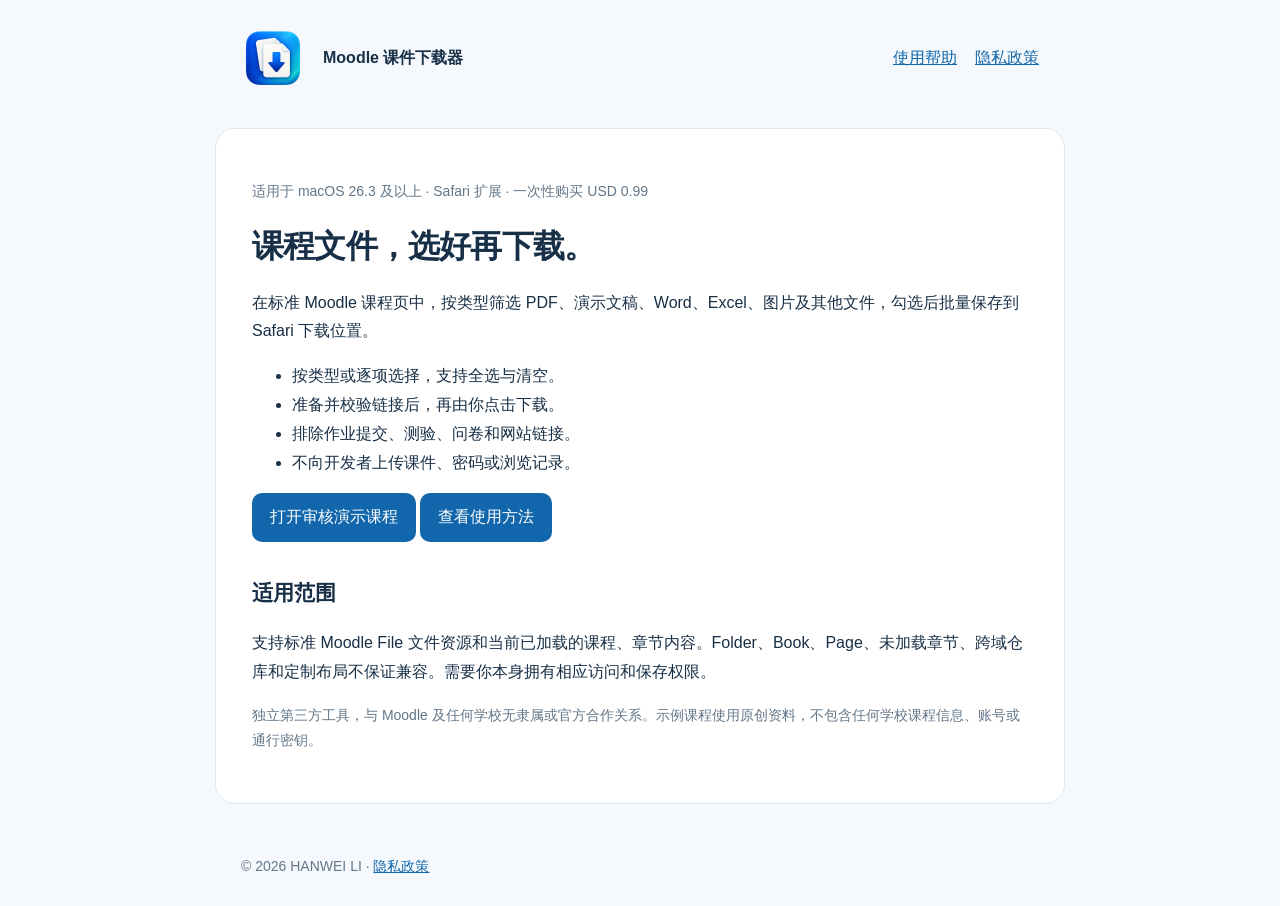
<file: index.html>
<!doctype html><html lang="zh-Hans"><meta charset="utf-8"><meta name="viewport" content="width=device-width,initial-scale=1"><title>Moodle 课件下载器</title><link rel="stylesheet" href="site.css"><header><img src="icon.png" alt="课件下载器图标"><strong>Moodle 课件下载器</strong><nav><a href="support.html">使用帮助</a><a href="privacy.html">隐私政策</a></nav></header><main><p class="muted">适用于 macOS 26.3 及以上 · Safari 扩展 · 一次性购买 USD 0.99</p><h1>课程文件，选好再下载。</h1><p>在标准 Moodle 课程页中，按类型筛选 PDF、演示文稿、Word、Excel、图片及其他文件，勾选后批量保存到 Safari 下载位置。</p><ul><li>按类型或逐项选择，支持全选与清空。</li><li>准备并校验链接后，再由你点击下载。</li><li>排除作业提交、测验、问卷和网站链接。</li><li>不向开发者上传课件、密码或浏览记录。</li></ul><p><a class="button" href="course/">打开审核演示课程</a> <a class="button secondary" href="support.html">查看使用方法</a></p><h2>适用范围</h2><p>支持标准 Moodle File 文件资源和当前已加载的课程、章节内容。Folder、Book、Page、未加载章节、跨域仓库和定制布局不保证兼容。需要你本身拥有相应访问和保存权限。</p><p class="muted">独立第三方工具，与 Moodle 及任何学校无隶属或官方合作关系。示例课程使用原创资料，不包含任何学校课程信息、账号或通行密钥。</p></main><footer>© 2026 HANWEI LI · <a href="privacy.html">隐私政策</a></footer></html>
</file>
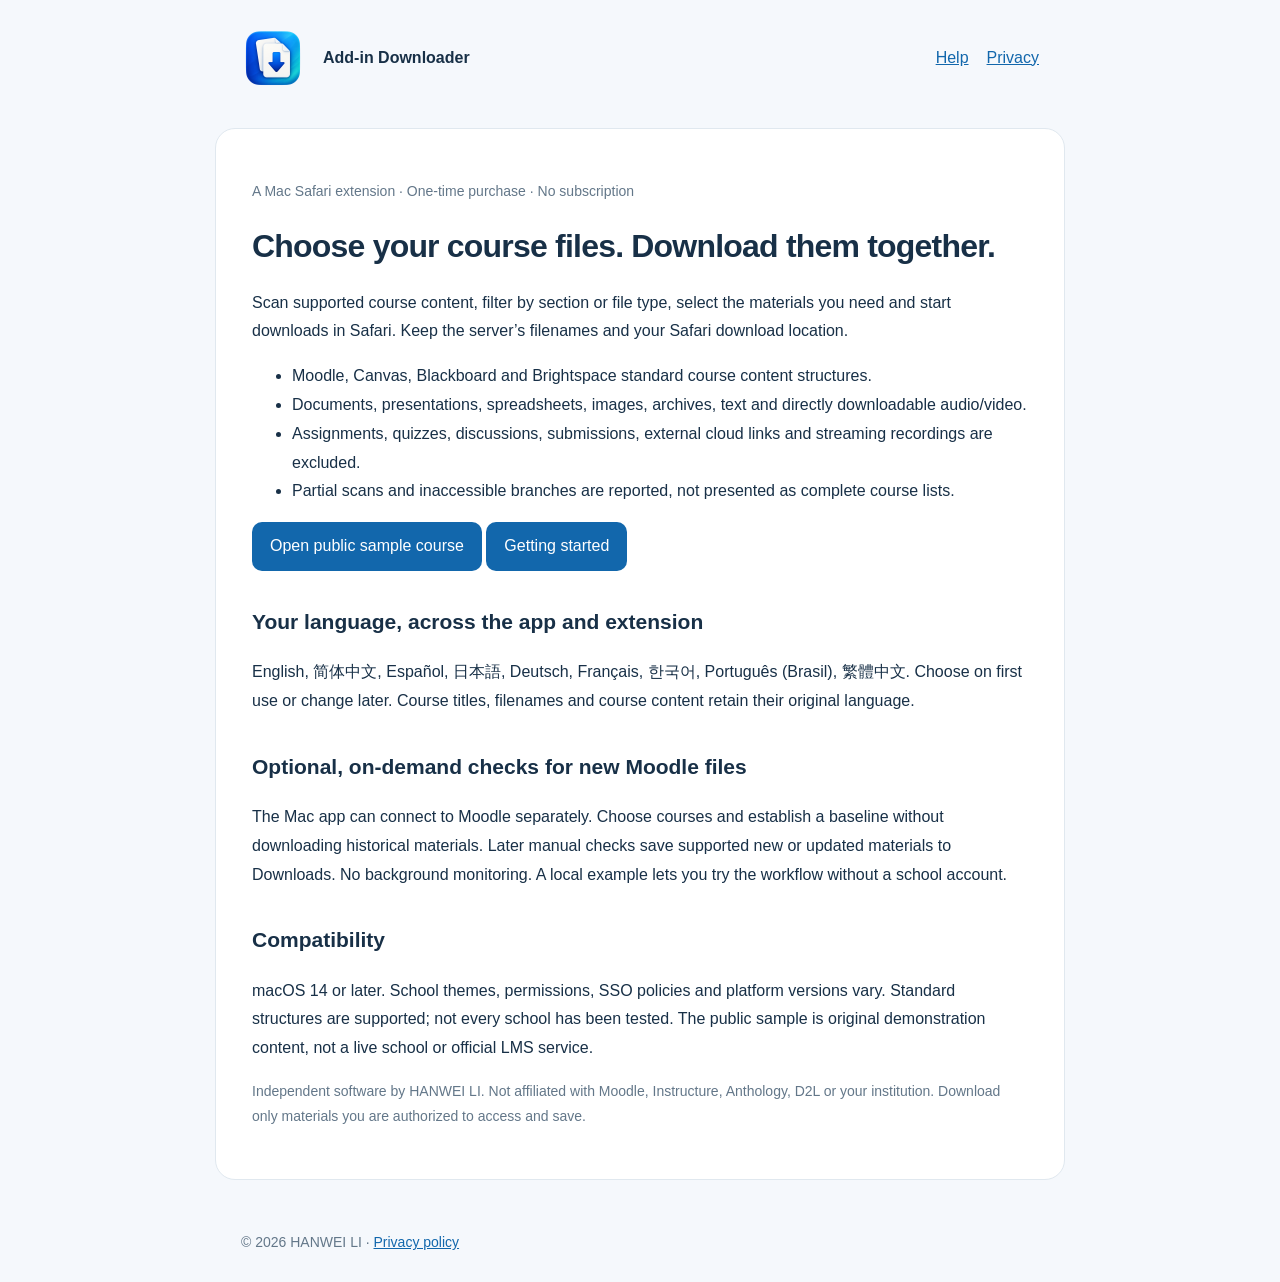
<file: add-in/index.html>
<!doctype html>
<html lang="en"><head><meta charset="utf-8"><meta name="viewport" content="width=device-width,initial-scale=1"><title>Add-in Downloader — Course materials for Safari</title><link rel="stylesheet" href="../site.css"></head>
<body><header><img src="../icon.png" alt=""><strong>Add-in Downloader</strong><nav><a href="support.html">Help</a><a href="privacy.html">Privacy</a></nav></header><main>
<p class="muted">A Mac Safari extension · One-time purchase · No subscription</p>
<h1>Choose your course files. Download them together.</h1>
<p>Scan supported course content, filter by section or file type, select the materials you need and start downloads in Safari. Keep the server’s filenames and your Safari download location.</p>
<ul><li>Moodle, Canvas, Blackboard and Brightspace standard course content structures.</li><li>Documents, presentations, spreadsheets, images, archives, text and directly downloadable audio/video.</li><li>Assignments, quizzes, discussions, submissions, external cloud links and streaming recordings are excluded.</li><li>Partial scans and inaccessible branches are reported, not presented as complete course lists.</li></ul>
<p><a class="button" href="../course/">Open public sample course</a> <a class="button secondary" href="support.html">Getting started</a></p>
<h2>Your language, across the app and extension</h2><p>English, 简体中文, Español, 日本語, Deutsch, Français, 한국어, Português (Brasil), 繁體中文. Choose on first use or change later. Course titles, filenames and course content retain their original language.</p>
<h2>Optional, on-demand checks for new Moodle files</h2><p>The Mac app can connect to Moodle separately. Choose courses and establish a baseline without downloading historical materials. Later manual checks save supported new or updated materials to Downloads. No background monitoring. A local example lets you try the workflow without a school account.</p>
<h2>Compatibility</h2><p>macOS 14 or later. School themes, permissions, SSO policies and platform versions vary. Standard structures are supported; not every school has been tested. The public sample is original demonstration content, not a live school or official LMS service.</p>
<p class="muted">Independent software by HANWEI LI. Not affiliated with Moodle, Instructure, Anthology, D2L or your institution. Download only materials you are authorized to access and save.</p>
</main><footer>© 2026 HANWEI LI · <a href="privacy.html">Privacy policy</a></footer></body></html>
</file>
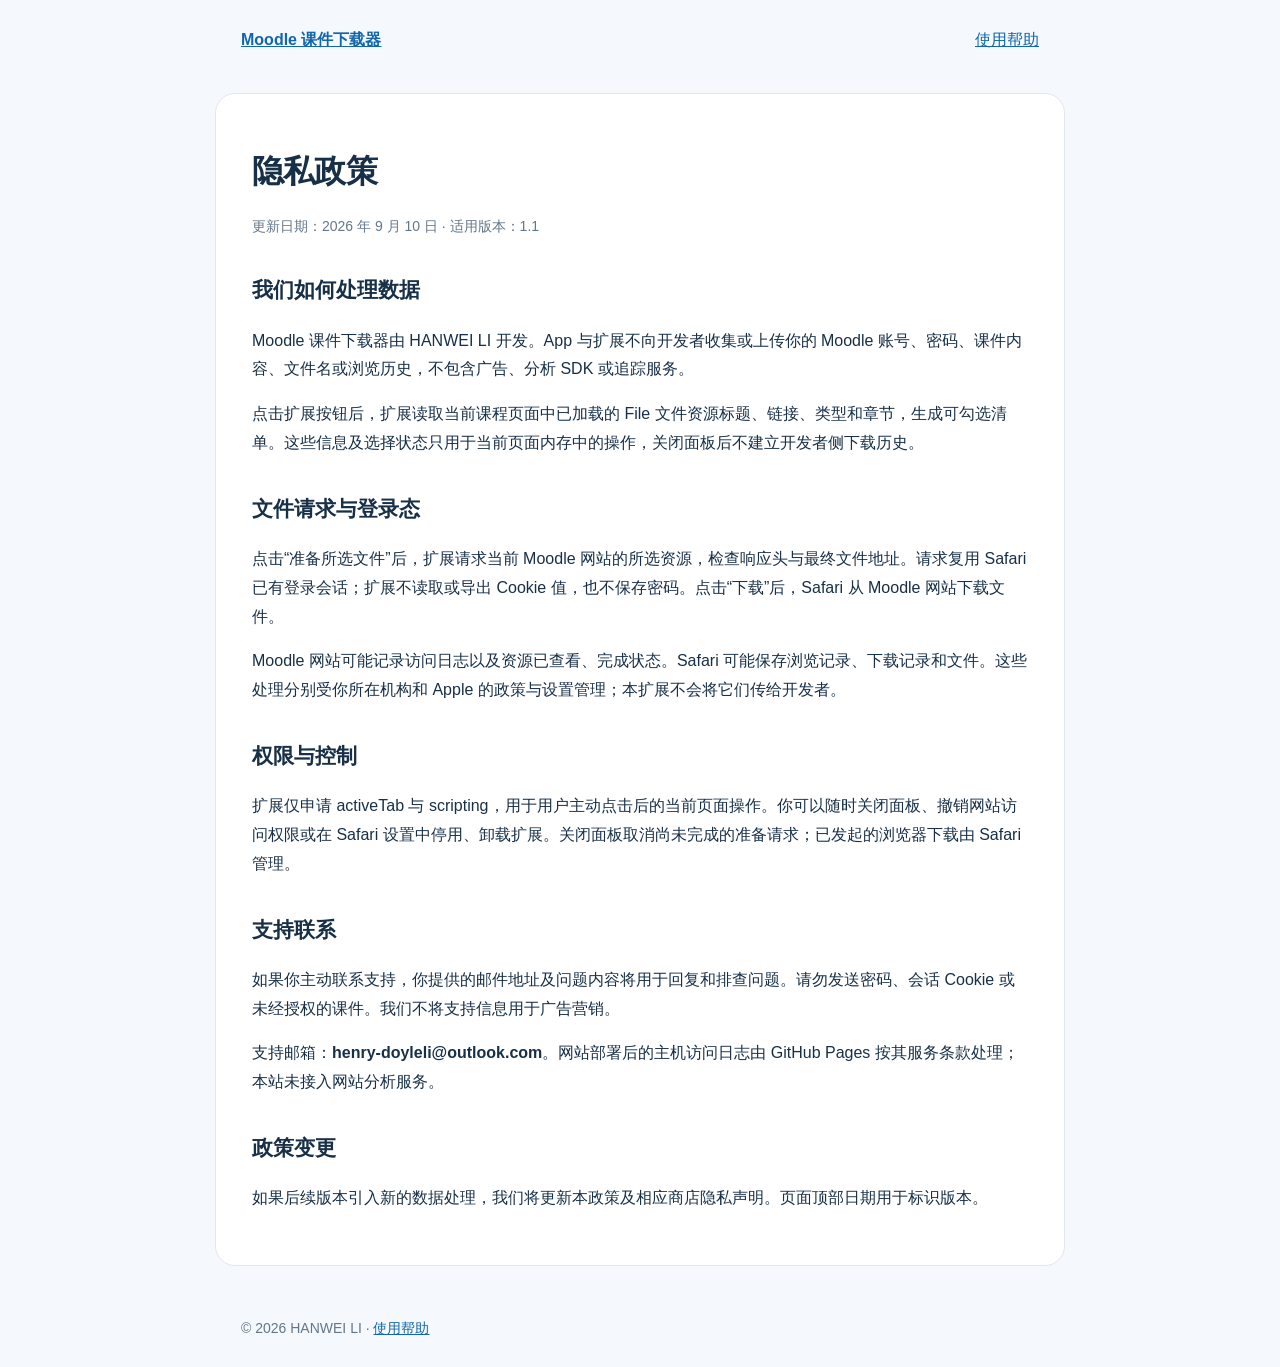
<file: privacy.html>
<!doctype html><html lang="zh-Hans"><meta charset="utf-8"><meta name="viewport" content="width=device-width,initial-scale=1"><title>隐私政策 · Moodle 课件下载器</title><link rel="stylesheet" href="site.css"><header><strong><a href="index.html">Moodle 课件下载器</a></strong><nav><a href="support.html">使用帮助</a></nav></header><main><h1>隐私政策</h1><p class="muted">更新日期：2026 年 9 月 10 日 · 适用版本：1.1</p><h2>我们如何处理数据</h2><p>Moodle 课件下载器由 HANWEI LI 开发。App 与扩展不向开发者收集或上传你的 Moodle 账号、密码、课件内容、文件名或浏览历史，不包含广告、分析 SDK 或追踪服务。</p><p>点击扩展按钮后，扩展读取当前课程页面中已加载的 File 文件资源标题、链接、类型和章节，生成可勾选清单。这些信息及选择状态只用于当前页面内存中的操作，关闭面板后不建立开发者侧下载历史。</p><h2>文件请求与登录态</h2><p>点击“准备所选文件”后，扩展请求当前 Moodle 网站的所选资源，检查响应头与最终文件地址。请求复用 Safari 已有登录会话；扩展不读取或导出 Cookie 值，也不保存密码。点击“下载”后，Safari 从 Moodle 网站下载文件。</p><p>Moodle 网站可能记录访问日志以及资源已查看、完成状态。Safari 可能保存浏览记录、下载记录和文件。这些处理分别受你所在机构和 Apple 的政策与设置管理；本扩展不会将它们传给开发者。</p><h2>权限与控制</h2><p>扩展仅申请 activeTab 与 scripting，用于用户主动点击后的当前页面操作。你可以随时关闭面板、撤销网站访问权限或在 Safari 设置中停用、卸载扩展。关闭面板取消尚未完成的准备请求；已发起的浏览器下载由 Safari 管理。</p><h2>支持联系</h2><p>如果你主动联系支持，你提供的邮件地址及问题内容将用于回复和排查问题。请勿发送密码、会话 Cookie 或未经授权的课件。我们不将支持信息用于广告营销。</p><p>支持邮箱：<strong>henry-doyleli@outlook.com</strong>。网站部署后的主机访问日志由 GitHub Pages 按其服务条款处理；本站未接入网站分析服务。</p><h2>政策变更</h2><p>如果后续版本引入新的数据处理，我们将更新本政策及相应商店隐私声明。页面顶部日期用于标识版本。</p></main><footer>© 2026 HANWEI LI · <a href="support.html">使用帮助</a></footer></html>
</file>
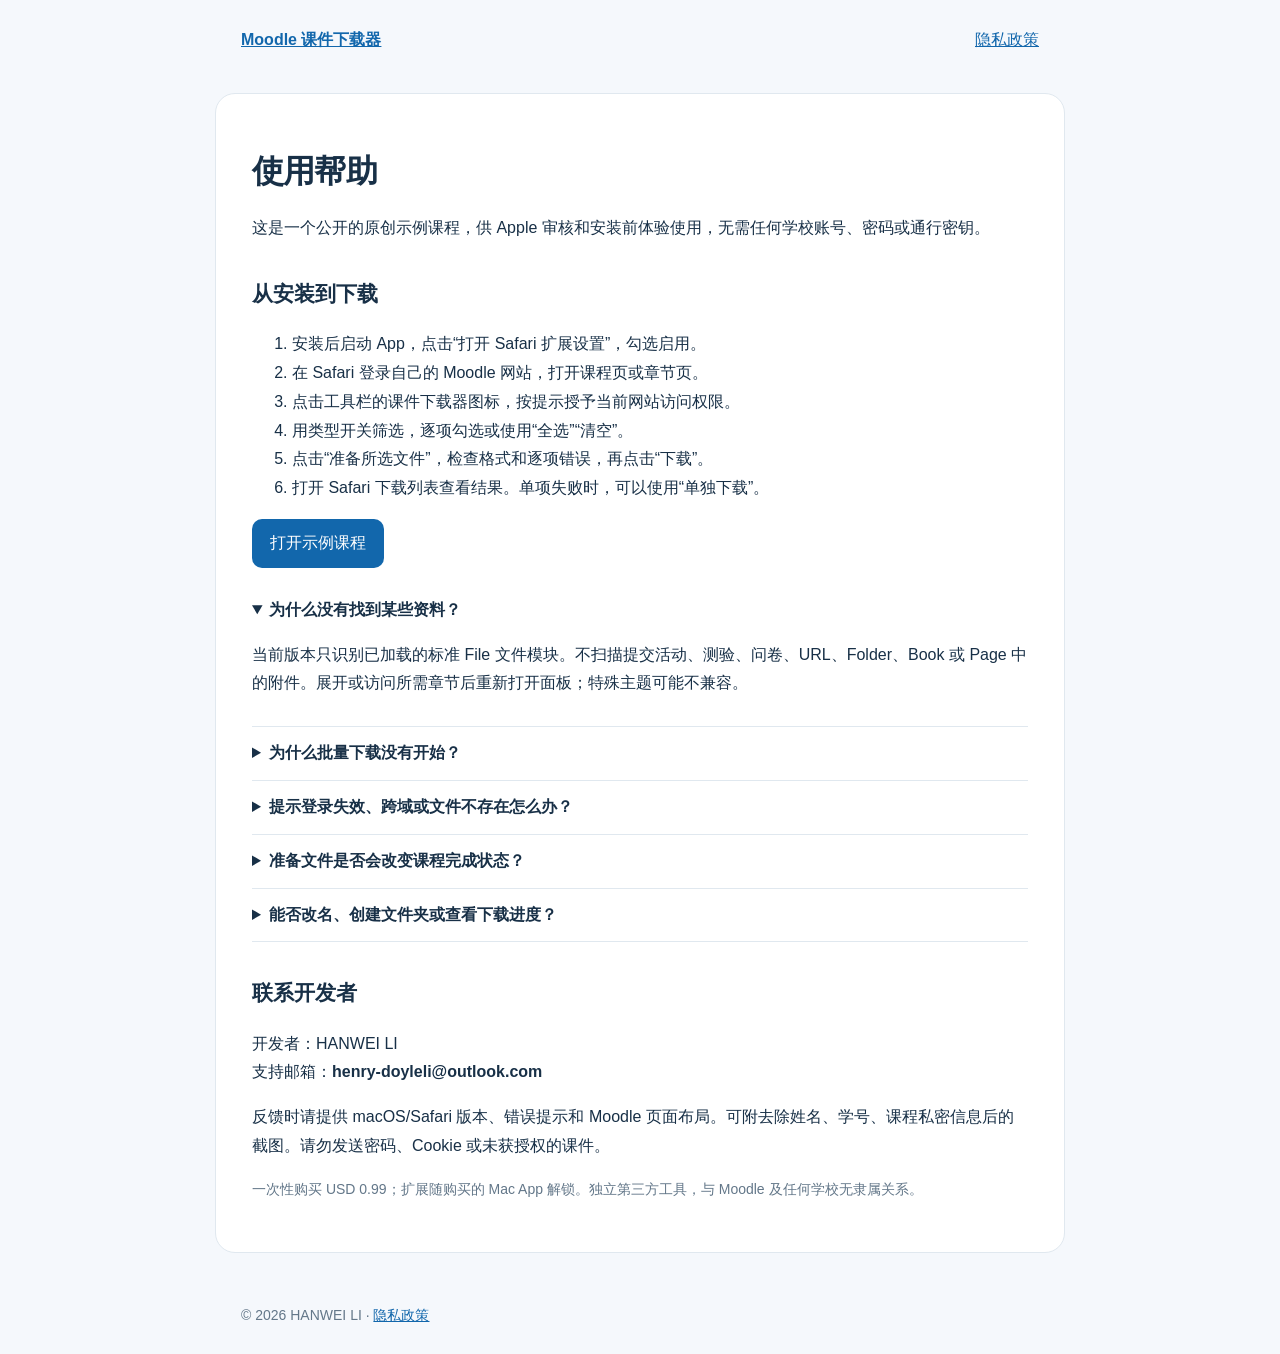
<file: support.html>
<!doctype html><html lang="zh-Hans"><meta charset="utf-8"><meta name="viewport" content="width=device-width,initial-scale=1"><title>使用帮助 · Moodle 课件下载器</title><link rel="stylesheet" href="site.css"><header><strong><a href="index.html">Moodle 课件下载器</a></strong><nav><a href="privacy.html">隐私政策</a></nav></header><main><h1>使用帮助</h1><p>这是一个公开的原创示例课程，供 Apple 审核和安装前体验使用，无需任何学校账号、密码或通行密钥。</p><h2>从安装到下载</h2><ol><li>安装后启动 App，点击“打开 Safari 扩展设置”，勾选启用。</li><li>在 Safari 登录自己的 Moodle 网站，打开课程页或章节页。</li><li>点击工具栏的课件下载器图标，按提示授予当前网站访问权限。</li><li>用类型开关筛选，逐项勾选或使用“全选”“清空”。</li><li>点击“准备所选文件”，检查格式和逐项错误，再点击“下载”。</li><li>打开 Safari 下载列表查看结果。单项失败时，可以使用“单独下载”。</li></ol><p><a class="button" href="course/">打开示例课程</a></p><details open><summary>为什么没有找到某些资料？</summary><p>当前版本只识别已加载的标准 File 文件模块。不扫描提交活动、测验、问卷、URL、Folder、Book 或 Page 中的附件。展开或访问所需章节后重新打开面板；特殊主题可能不兼容。</p></details><details><summary>为什么批量下载没有开始？</summary><p>检查 Safari 设置 → 网站 → 下载，对当前 Moodle 网站选择“允许”。下载目录跟随 Safari 通用设置。如果设置为每次询问，Safari 仍可能逐个询问。扩展不会自动改变这些设置。</p></details><details><summary>提示登录失效、跨域或文件不存在怎么办？</summary><p>先在 Safari 重新登录 Moodle 并直接检查该资源的访问权限，再回到课程页重试。外部仓库不支持；文件删除或访问受限需联系课程教师。</p></details><details><summary>准备文件是否会改变课程完成状态？</summary><p>可能会。准备阶段会访问所选 File 资源，Moodle 可能将其记录为已查看。只打开面板扫描当前页面不会主动请求文件。</p></details><details><summary>能否改名、创建文件夹或查看下载进度？</summary><p>扩展不提供这些功能。文件名来自服务器，保存位置和传输状态由 Safari 管理。</p></details><h2>联系开发者</h2><p>开发者：HANWEI LI<br>支持邮箱：<strong>henry-doyleli@outlook.com</strong></p><p>反馈时请提供 macOS/Safari 版本、错误提示和 Moodle 页面布局。可附去除姓名、学号、课程私密信息后的截图。请勿发送密码、Cookie 或未获授权的课件。</p><p class="muted">一次性购买 USD 0.99；扩展随购买的 Mac App 解锁。独立第三方工具，与 Moodle 及任何学校无隶属关系。</p></main><footer>© 2026 HANWEI LI · <a href="privacy.html">隐私政策</a></footer></html>
</file>
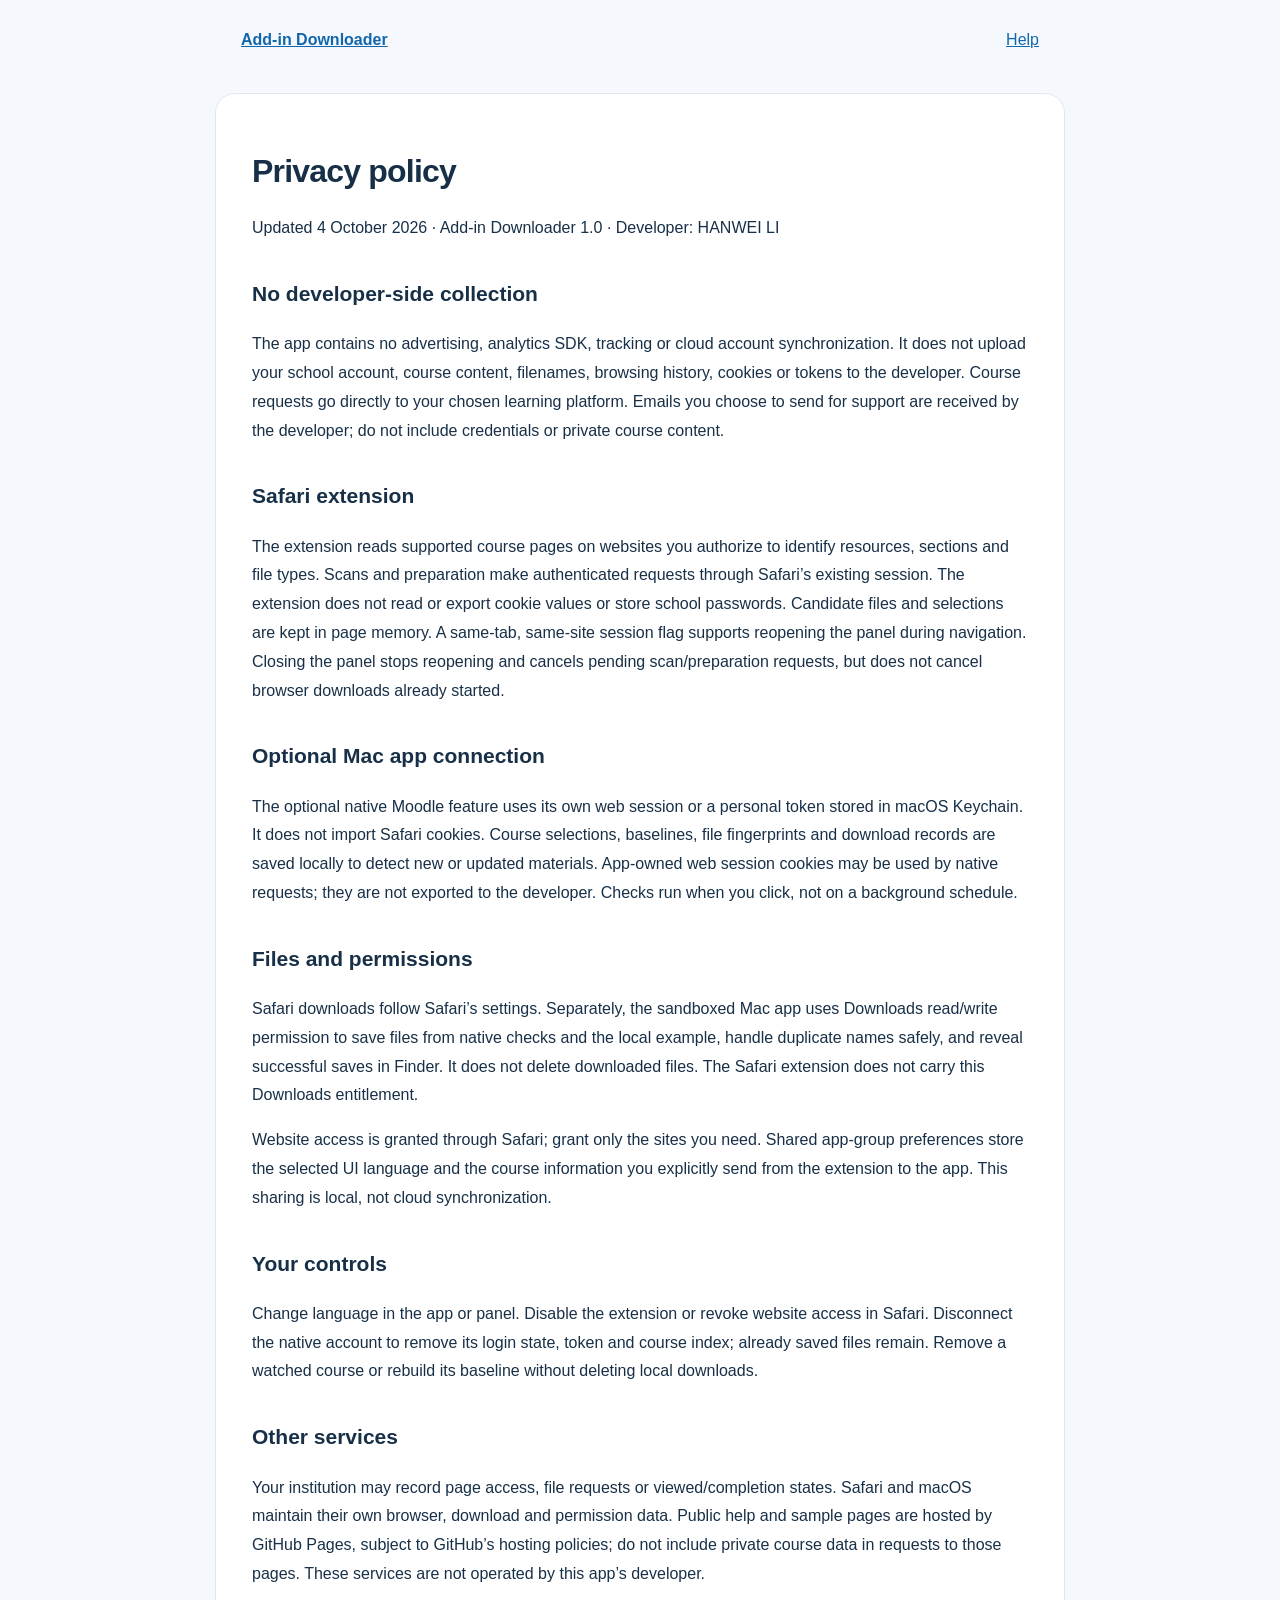
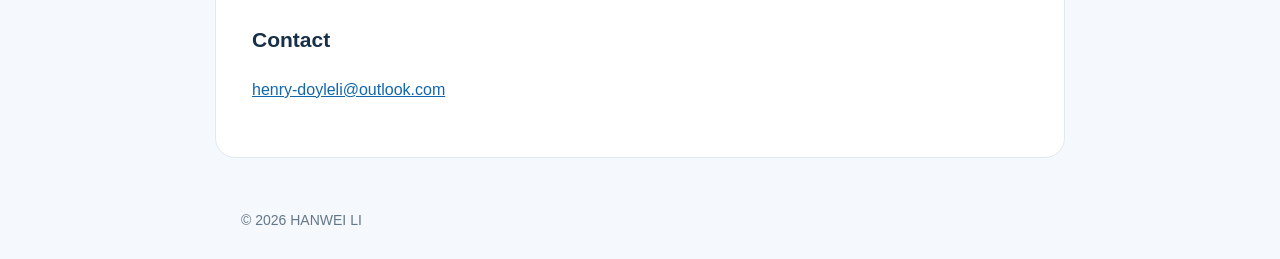
<file: add-in/privacy.html>
<!doctype html>
<html lang="en"><head><meta charset="utf-8"><meta name="viewport" content="width=device-width,initial-scale=1"><title>Privacy — Add-in Downloader</title><link rel="stylesheet" href="../site.css"></head><body><header><strong><a href="index.html">Add-in Downloader</a></strong><nav><a href="support.html">Help</a></nav></header><main>
<h1>Privacy policy</h1><p>Updated 4 October 2026 · Add-in Downloader 1.0 · Developer: HANWEI LI</p>
<h2>No developer-side collection</h2><p>The app contains no advertising, analytics SDK, tracking or cloud account synchronization. It does not upload your school account, course content, filenames, browsing history, cookies or tokens to the developer. Course requests go directly to your chosen learning platform. Emails you choose to send for support are received by the developer; do not include credentials or private course content.</p>
<h2>Safari extension</h2><p>The extension reads supported course pages on websites you authorize to identify resources, sections and file types. Scans and preparation make authenticated requests through Safari’s existing session. The extension does not read or export cookie values or store school passwords. Candidate files and selections are kept in page memory. A same-tab, same-site session flag supports reopening the panel during navigation. Closing the panel stops reopening and cancels pending scan/preparation requests, but does not cancel browser downloads already started.</p>
<h2>Optional Mac app connection</h2><p>The optional native Moodle feature uses its own web session or a personal token stored in macOS Keychain. It does not import Safari cookies. Course selections, baselines, file fingerprints and download records are saved locally to detect new or updated materials. App-owned web session cookies may be used by native requests; they are not exported to the developer. Checks run when you click, not on a background schedule.</p>
<h2>Files and permissions</h2><p>Safari downloads follow Safari’s settings. Separately, the sandboxed Mac app uses Downloads read/write permission to save files from native checks and the local example, handle duplicate names safely, and reveal successful saves in Finder. It does not delete downloaded files. The Safari extension does not carry this Downloads entitlement.</p><p>Website access is granted through Safari; grant only the sites you need. Shared app-group preferences store the selected UI language and the course information you explicitly send from the extension to the app. This sharing is local, not cloud synchronization.</p>
<h2>Your controls</h2><p>Change language in the app or panel. Disable the extension or revoke website access in Safari. Disconnect the native account to remove its login state, token and course index; already saved files remain. Remove a watched course or rebuild its baseline without deleting local downloads.</p>
<h2>Other services</h2><p>Your institution may record page access, file requests or viewed/completion states. Safari and macOS maintain their own browser, download and permission data. Public help and sample pages are hosted by GitHub Pages, subject to GitHub’s hosting policies; do not include private course data in requests to those pages. These services are not operated by this app’s developer.</p>
<h2>Contact</h2><p><a href="mailto:henry-doyleli@outlook.com">henry-doyleli@outlook.com</a></p></main><footer>© 2026 HANWEI LI</footer></body></html>
</file>
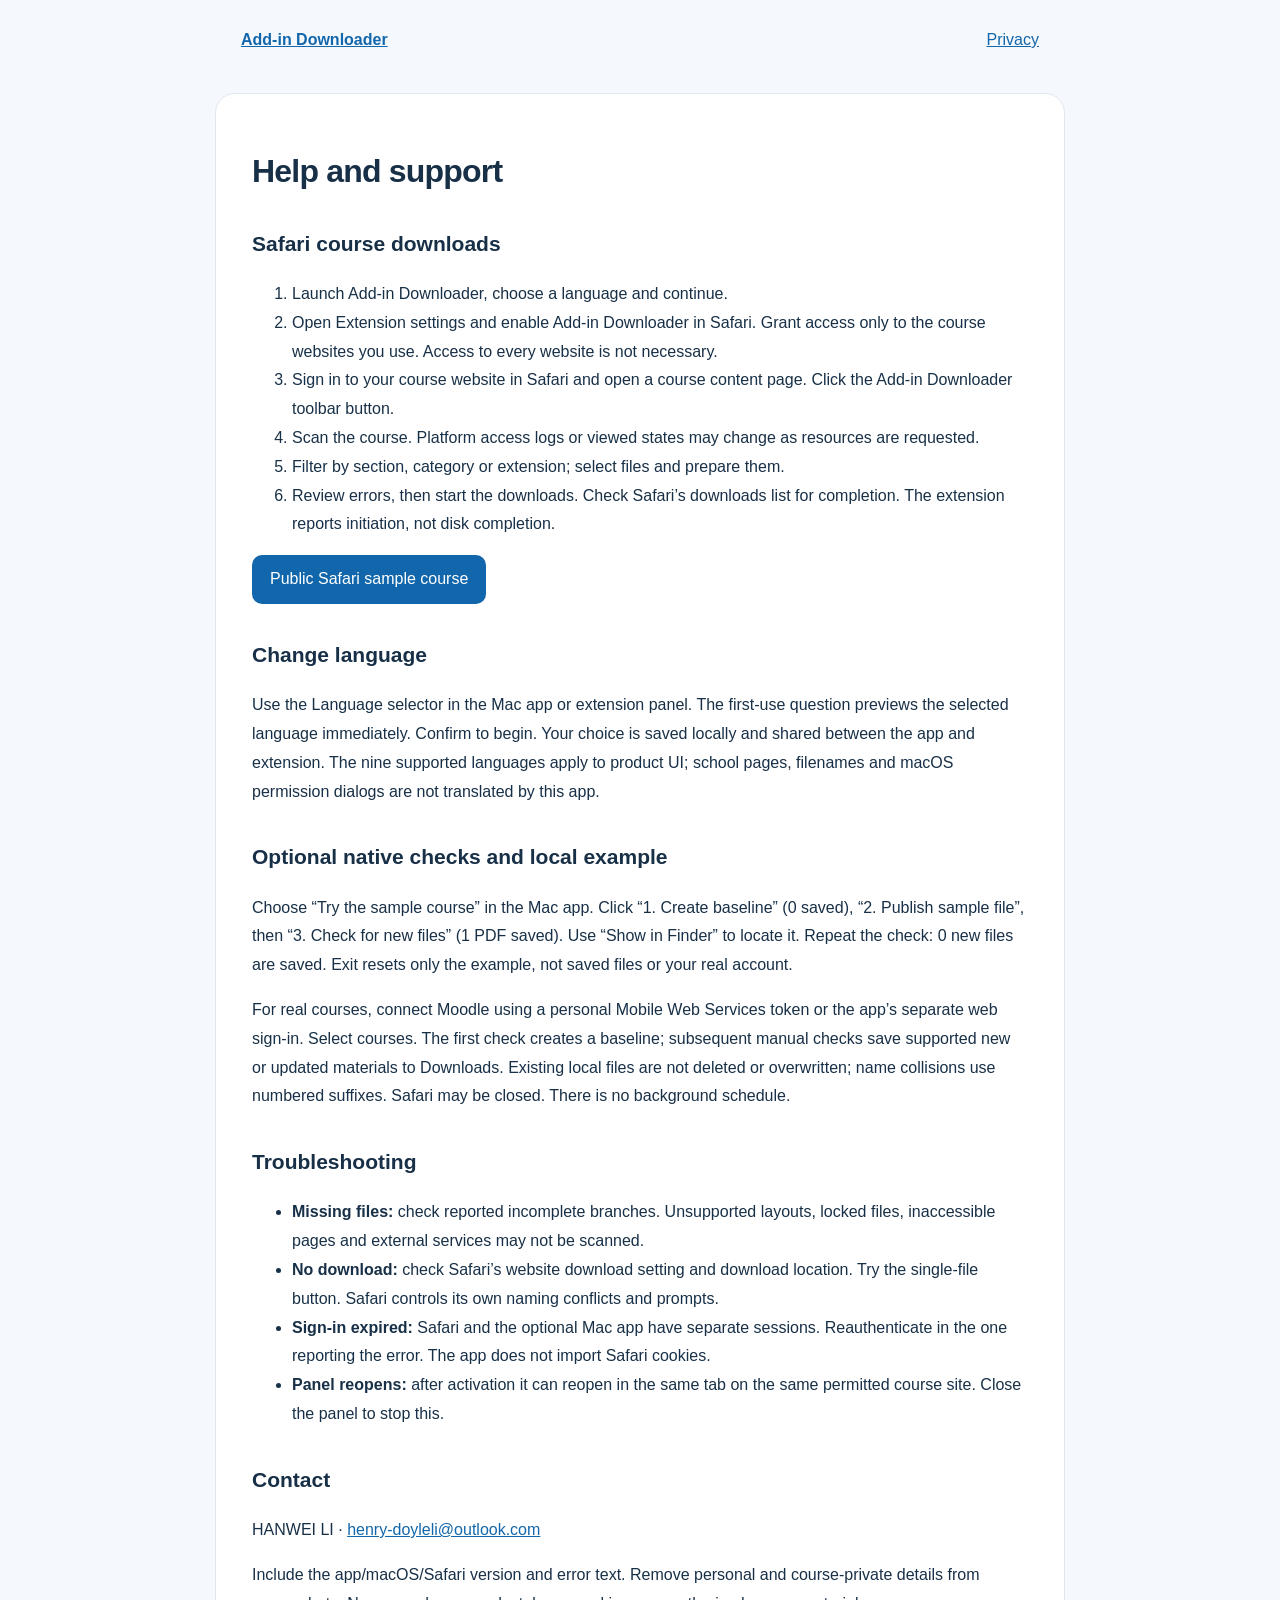
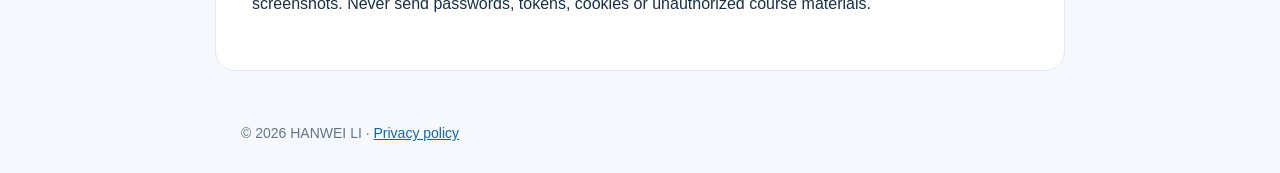
<file: add-in/support.html>
<!doctype html>
<html lang="en"><head><meta charset="utf-8"><meta name="viewport" content="width=device-width,initial-scale=1"><title>Help — Add-in Downloader</title><link rel="stylesheet" href="../site.css"></head><body><header><strong><a href="index.html">Add-in Downloader</a></strong><nav><a href="privacy.html">Privacy</a></nav></header><main>
<h1>Help and support</h1><h2>Safari course downloads</h2>
<ol><li>Launch Add-in Downloader, choose a language and continue.</li><li>Open Extension settings and enable Add-in Downloader in Safari. Grant access only to the course websites you use. Access to every website is not necessary.</li><li>Sign in to your course website in Safari and open a course content page. Click the Add-in Downloader toolbar button.</li><li>Scan the course. Platform access logs or viewed states may change as resources are requested.</li><li>Filter by section, category or extension; select files and prepare them.</li><li>Review errors, then start the downloads. Check Safari’s downloads list for completion. The extension reports initiation, not disk completion.</li></ol>
<p><a class="button" href="../course/">Public Safari sample course</a></p>
<h2>Change language</h2><p>Use the Language selector in the Mac app or extension panel. The first-use question previews the selected language immediately. Confirm to begin. Your choice is saved locally and shared between the app and extension. The nine supported languages apply to product UI; school pages, filenames and macOS permission dialogs are not translated by this app.</p>
<h2>Optional native checks and local example</h2><p>Choose “Try the sample course” in the Mac app. Click “1. Create baseline” (0 saved), “2. Publish sample file”, then “3. Check for new files” (1 PDF saved). Use “Show in Finder” to locate it. Repeat the check: 0 new files are saved. Exit resets only the example, not saved files or your real account.</p><p>For real courses, connect Moodle using a personal Mobile Web Services token or the app’s separate web sign-in. Select courses. The first check creates a baseline; subsequent manual checks save supported new or updated materials to Downloads. Existing local files are not deleted or overwritten; name collisions use numbered suffixes. Safari may be closed. There is no background schedule.</p>
<h2>Troubleshooting</h2><ul><li><strong>Missing files:</strong> check reported incomplete branches. Unsupported layouts, locked files, inaccessible pages and external services may not be scanned.</li><li><strong>No download:</strong> check Safari’s website download setting and download location. Try the single-file button. Safari controls its own naming conflicts and prompts.</li><li><strong>Sign-in expired:</strong> Safari and the optional Mac app have separate sessions. Reauthenticate in the one reporting the error. The app does not import Safari cookies.</li><li><strong>Panel reopens:</strong> after activation it can reopen in the same tab on the same permitted course site. Close the panel to stop this.</li></ul>
<h2>Contact</h2><p>HANWEI LI · <a href="mailto:henry-doyleli@outlook.com">henry-doyleli@outlook.com</a></p><p>Include the app/macOS/Safari version and error text. Remove personal and course-private details from screenshots. Never send passwords, tokens, cookies or unauthorized course materials.</p></main><footer>© 2026 HANWEI LI · <a href="privacy.html">Privacy policy</a></footer></body></html>
</file>
<file: site.css>
:root{font-family:-apple-system,BlinkMacSystemFont,"Segoe UI",sans-serif;color:#183047;background:#f5f8fc;line-height:1.8}*{box-sizing:border-box}body{margin:0}header,main,footer{max-width:850px;margin:auto;padding:26px}header{display:flex;align-items:center;gap:18px}header img{width:64px;height:64px}nav{margin-left:auto;display:flex;gap:18px}a{color:#1267ac}main{background:white;border:1px solid #e0e8ef;border-radius:20px;padding:36px;margin-top:12px;margin-bottom:24px}h1{font-size:32px;line-height:1.3;letter-spacing:-.8px}h2{font-size:21px;margin-top:32px}p,li{font-size:16px}.muted,footer{color:#637789;font-size:14px}.draft{border-left:4px solid #d49726;background:#fff6e4;padding:12px 16px}.button{display:inline-block;background:#1267ac;color:white;border-radius:10px;padding:10px 18px;text-decoration:none}code{background:#eef3f8;padding:2px 5px}details{padding:12px 0;border-bottom:1px solid #e0e8ef}summary{cursor:pointer;font-weight:600}@media(max-width:650px){header{flex-wrap:wrap}nav{margin-left:0}main{margin:12px;padding:24px}h1{font-size:27px}}
</file>
